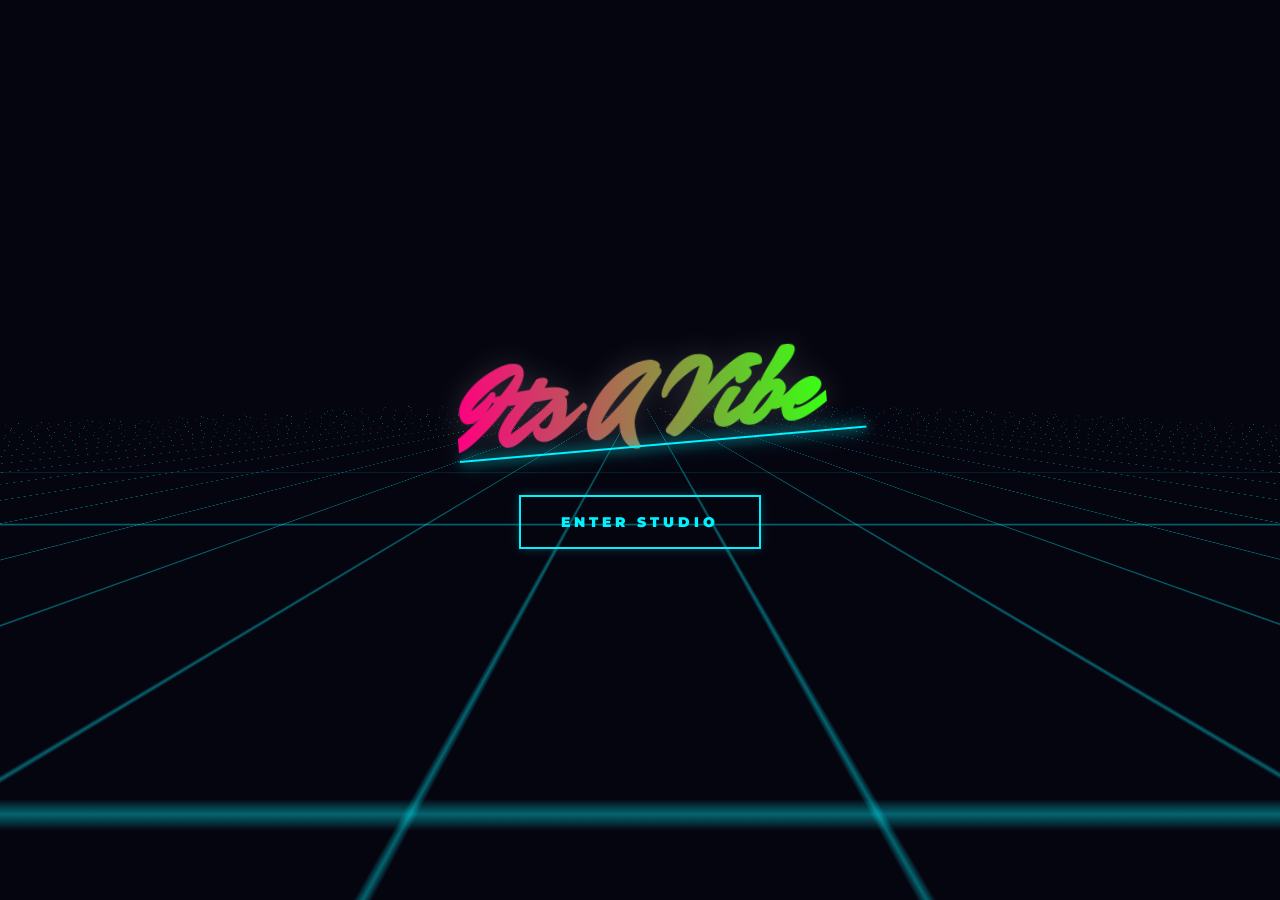
<file: index.html>
<!DOCTYPE html>
<html lang="en">
<head>
  <meta charset="UTF-8" />
  <meta name="viewport" content="width=device-width, initial-scale=1.0" />
  <title>JordanB.Studio</title>
  
  <link href="https://fonts.googleapis.com/css2?family=Mr+Dafoe&family=Montserrat:wght@700;900&display=swap" rel="stylesheet">
  <link rel="stylesheet" href="css/landing.css">
</head>
<body>

  <div class="bg-lines"></div>

  <div class="landing-container">
    <div class="vibe-wrapper">
      <h1 class="vibe-text">Its a vibe</h1>
      <div class="neon-line"></div>
    </div>
    
    <a href="home.html" class="enter-btn">Enter Studio</a>
  </div>

</body>
</html>
</file>
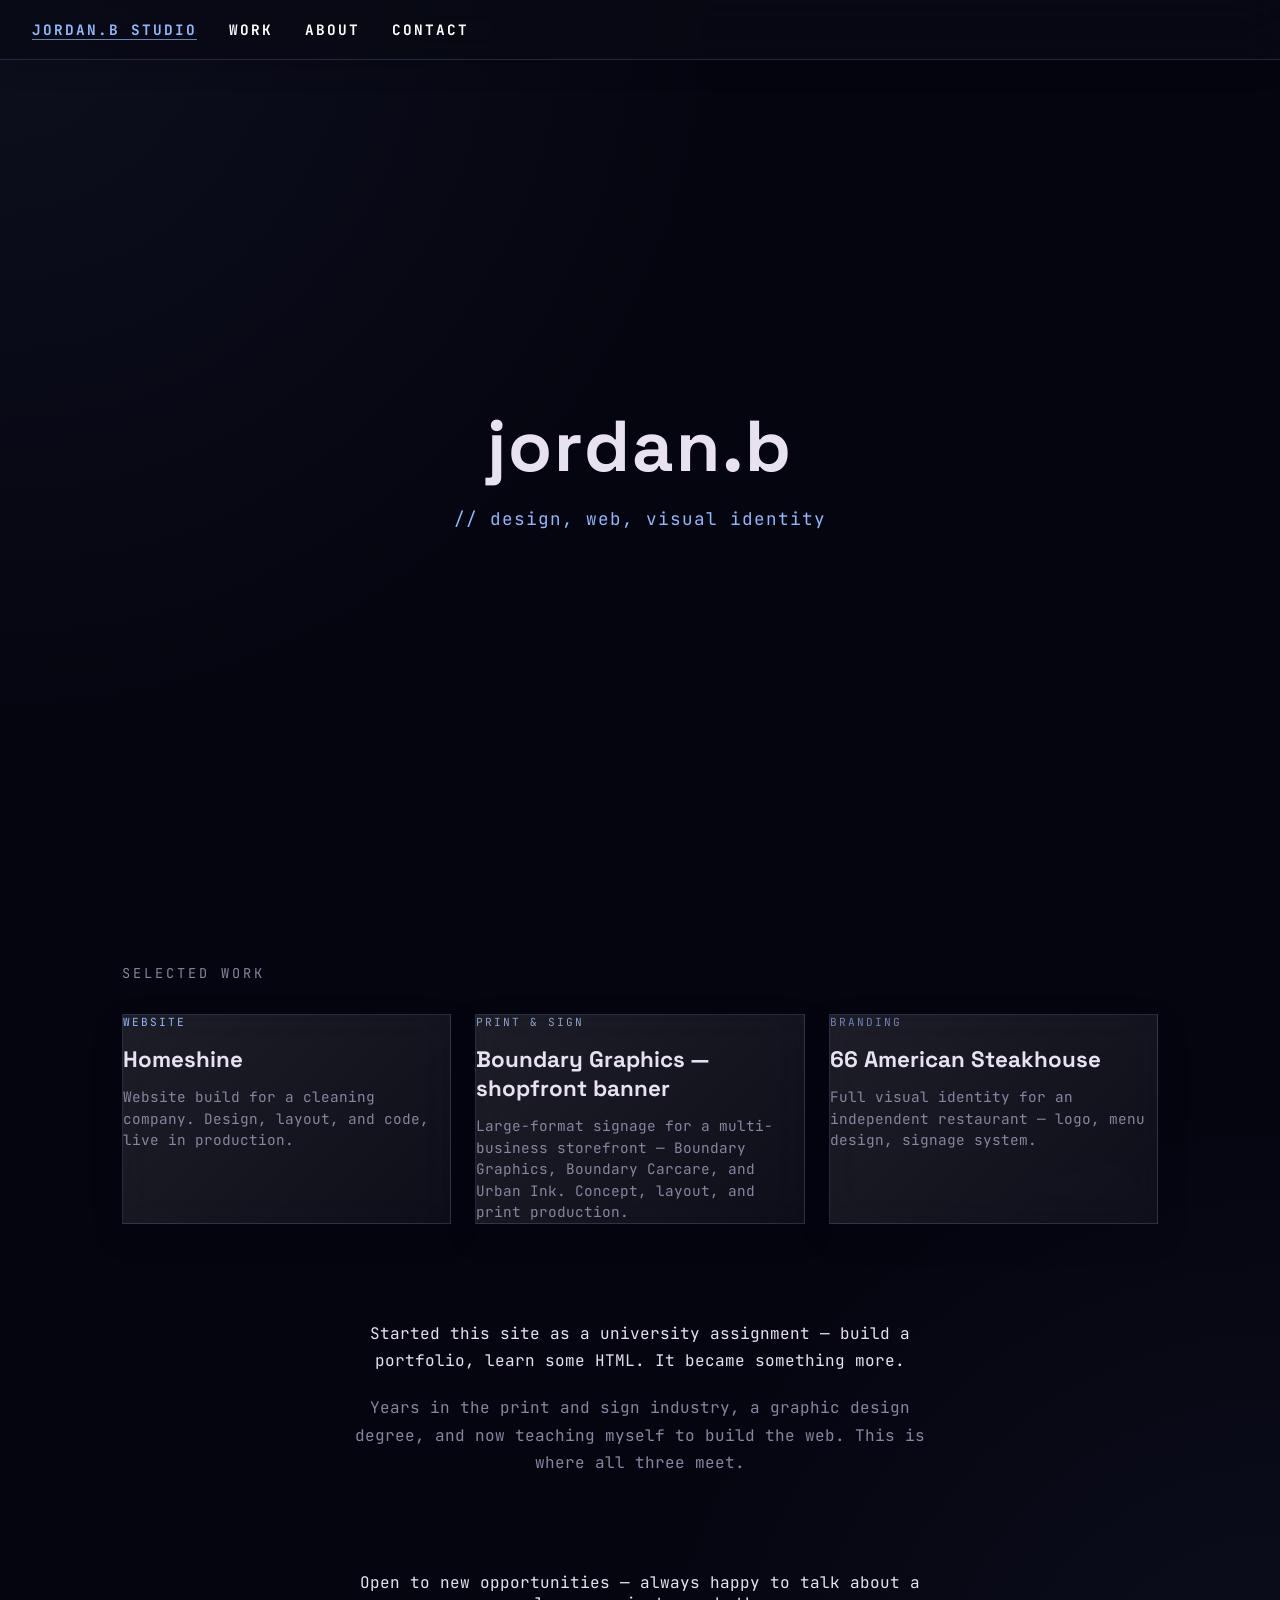
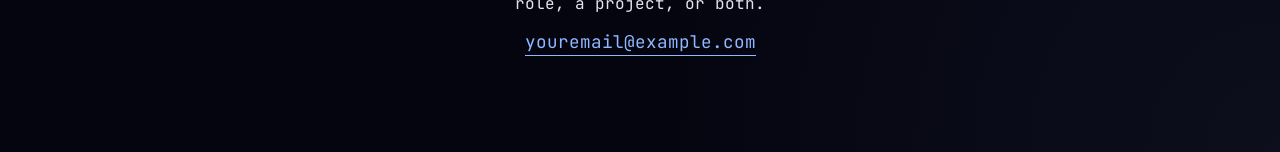
<file: home.html>
<!DOCTYPE html>
<html lang="en">
<head>
  <meta charset="UTF-8" />
  <meta name="viewport" content="width=device-width, initial-scale=1.0" />
  <title>jordan.b</title>
 
  <link rel="stylesheet" href="css/style.css">
 
</head>
 
<body>
 
    <nav class="navbar">
  <!-- Left Side: Navigation Links -->
  <div class="nav-links">
    <a href="home.html" class="nav-item active">jordan.b studio</a>
    <a href="work.html" class="nav-item">Work</a>
    <a href="about.html" class="nav-item">About</a>
    <a href="contact.html" class="nav-item">Contact</a>
  </div>
 
  <!-- Right Side: Future Game / Scoreboard Slot -->
 
</nav>
 
  <main id="hero">
 
    <div id="code-layer"></div>
 
    <div class="hero-content">
      <h1 class="heading">jordan.b</h1>
      <h2 class="subheading">// design, web, visual identity</h2>
    </div>
 

    
  </main>
 
  <div class="projects">
    <div class="projects-label">selected work</div>
    <div class="card-grid">
 
      <a href="work.html#homeshine" class="card web">
        <div class="card-category">website</div>
        <h3 class="card-title">Homeshine</h3>
        <p class="card-desc">Website build for a cleaning company. Design, layout, and code, live in production.</p>
      </a>
 
      <a href="work.html#boundary-graphics" class="card print">
        <div class="card-category">print &amp; sign</div>
        <h3 class="card-title">Boundary Graphics — shopfront banner</h3>
        <p class="card-desc">Large-format signage for a multi-business storefront — Boundary Graphics, Boundary Carcare, and Urban Ink. Concept, layout, and print production.</p>
      </a>
 
      <a href="work.html#restaurant-branding" class="card branding">
        <div class="card-category">branding</div>
        <h3 class="card-title">66 American Steakhouse</h3>
        <p class="card-desc">Full visual identity for an independent restaurant — logo, menu design, signage system.</p>
      </a>
 
    </div>
  </div>
 
  <div class="about-teaser">
    <p>Started this site as a university assignment — build a portfolio, learn some HTML. It became something more.</p>
    <p>Years in the print and sign industry, a graphic design degree, and now teaching myself to build the web. This is where all three meet.</p>
  </div>
 
  <div class="contact-teaser">
    <p class="contact-line">Open to new opportunities — always happy to talk about a role, a project, or both.</p>
    <a href="mailto:youremail@example.com" class="contact-email">youremail@example.com</a>
  </div>
 
</body>
</html>
</file>
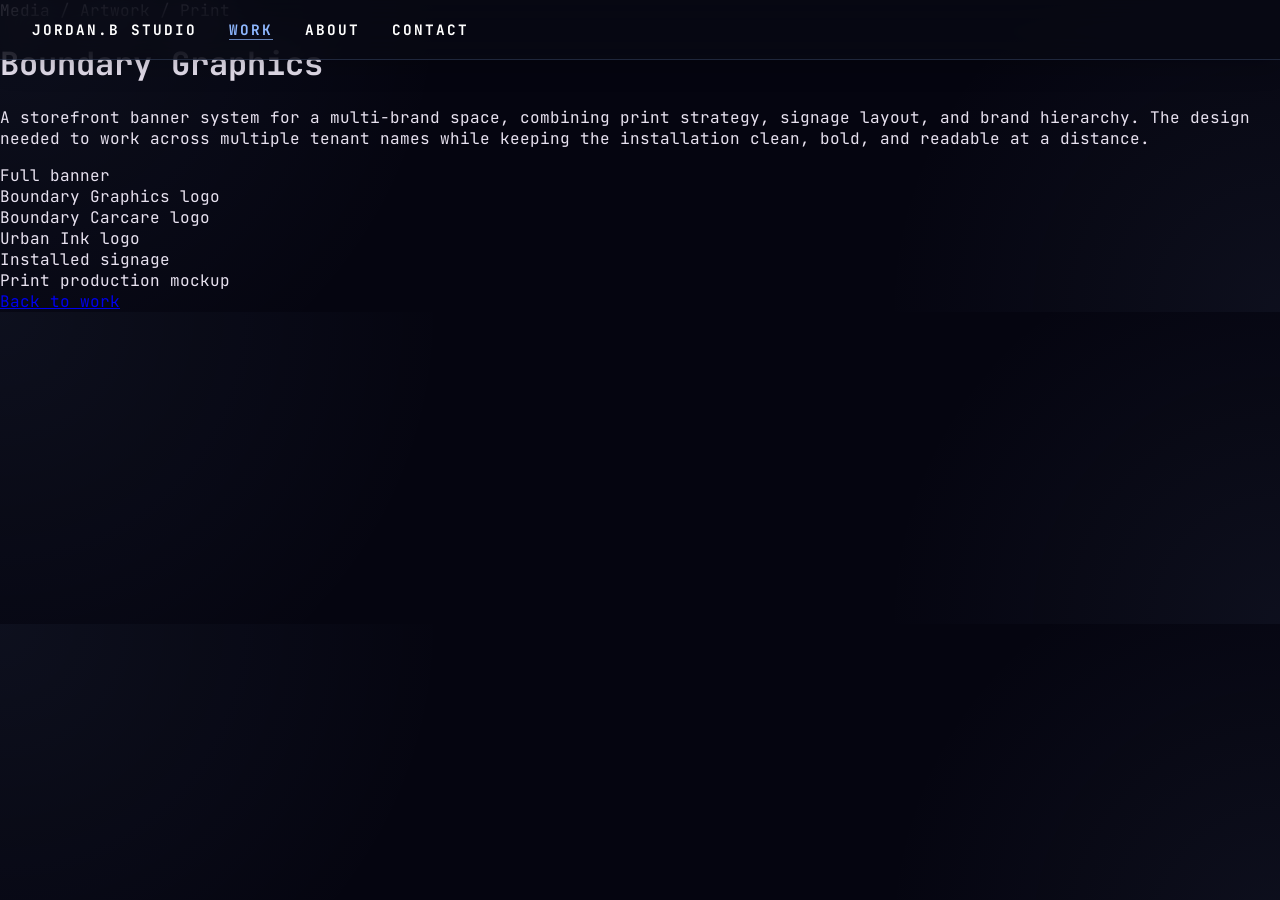
<file: projects/boundary-graphics.html>
<!DOCTYPE html>
<html lang="en">
<head>
  <meta charset="UTF-8" />
  <meta name="viewport" content="width=device-width, initial-scale=1.0" />
  <title>Boundary Graphics | jordan.b studio</title>
  <link rel="stylesheet" href="../css/style.css" />
</head>
<body>
  <nav class="navbar" aria-label="Main navigation">
    <div class="nav-links">
      <a href="../home.html" class="nav-item">Jordan.b studio</a>
      <a href="../work.html" class="nav-item active">Work</a>
      <a href="../about.html" class="nav-item">About</a>
      <a href="../contact.html" class="nav-item">Contact</a>
    </div>
  </nav>

  <main class="project-page">
    <header class="project-header">
      <div class="project-kicker">Media / Artwork / Print</div>
      <h1>Boundary Graphics</h1>
      <p class="project-summary">
        A storefront banner system for a multi-brand space, combining print strategy, signage layout, and brand hierarchy.
        The design needed to work across multiple tenant names while keeping the installation clean, bold, and readable at a distance.
      </p>
    </header>

    <section class="project-gallery" aria-label="Boundary Graphics project gallery">
      <div class="project-panel">Full banner</div>
      <div class="project-panel">Boundary Graphics logo</div>
      <div class="project-panel">Boundary Carcare logo</div>
      <div class="project-panel">Urban Ink logo</div>
      <div class="project-panel">Installed signage</div>
      <div class="project-panel">Print production mockup</div>
    </section>

    <a href="../work.html" class="project-back">Back to work</a>
  </main>
</body>
</html>
</file>
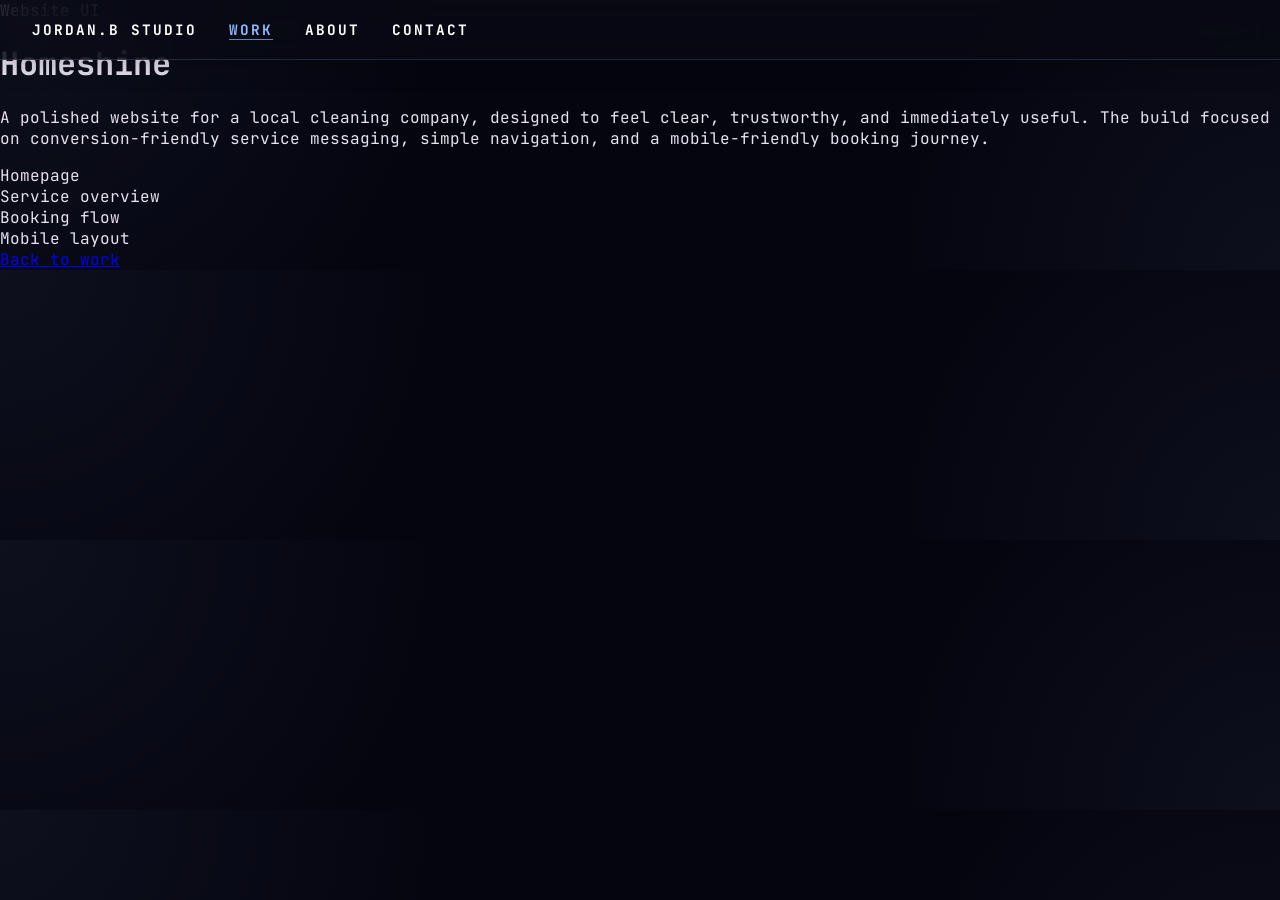
<file: projects/homeshine.html>
<!DOCTYPE html>
<html lang="en">
<head>
  <meta charset="UTF-8" />
  <meta name="viewport" content="width=device-width, initial-scale=1.0" />
  <title>Homeshine | jordan.b studio</title>
  <link rel="stylesheet" href="../css/style.css" />
</head>
<body>
  <nav class="navbar" aria-label="Main navigation">
    <div class="nav-links">
      <a href="../home.html" class="nav-item">Jordan.b studio</a>
      <a href="../work.html" class="nav-item active">Work</a>
      <a href="../about.html" class="nav-item">About</a>
      <a href="../contact.html" class="nav-item">Contact</a>
    </div>
  </nav>

  <main class="project-page">
    <header class="project-header">
      <div class="project-kicker">Website UI</div>
      <h1>Homeshine</h1>
      <p class="project-summary">
        A polished website for a local cleaning company, designed to feel clear, trustworthy, and immediately useful.
        The build focused on conversion-friendly service messaging, simple navigation, and a mobile-friendly booking journey.
      </p>
    </header>

    <section class="project-gallery" aria-label="Homeshine project gallery">
      <div class="project-panel">Homepage</div>
      <div class="project-panel">Service overview</div>
      <div class="project-panel">Booking flow</div>
      <div class="project-panel">Mobile layout</div>
    </section>

    <a href="../work.html" class="project-back">Back to work</a>
  </main>
</body>
</html>
</file>
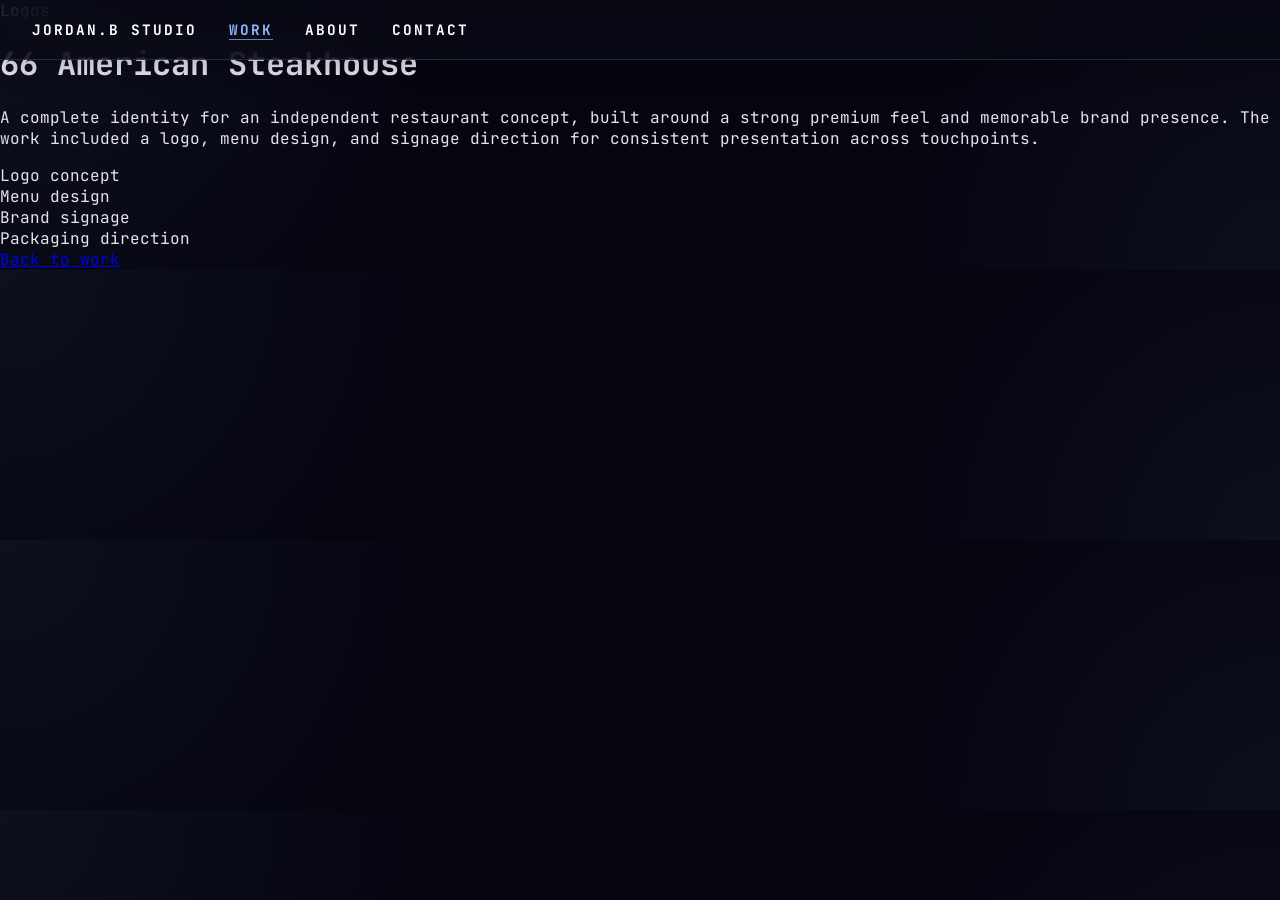
<file: projects/steakhouse.html>
<!DOCTYPE html>
<html lang="en">
<head>
  <meta charset="UTF-8" />
  <meta name="viewport" content="width=device-width, initial-scale=1.0" />
  <title>66 American Steakhouse | jordan.b studio</title>
  <link rel="stylesheet" href="../css/style.css" />
</head>
<body>
  <nav class="navbar" aria-label="Main navigation">
    <div class="nav-links">
      <a href="../home.html" class="nav-item">Jordan.b studio</a>
      <a href="../work.html" class="nav-item active">Work</a>
      <a href="../about.html" class="nav-item">About</a>
      <a href="../contact.html" class="nav-item">Contact</a>
    </div>
  </nav>

  <main class="project-page">
    <header class="project-header">
      <div class="project-kicker">Logos</div>
      <h1>66 American Steakhouse</h1>
      <p class="project-summary">
        A complete identity for an independent restaurant concept, built around a strong premium feel and memorable brand presence.
        The work included a logo, menu design, and signage direction for consistent presentation across touchpoints.
      </p>
    </header>

    <section class="project-gallery" aria-label="66 American Steakhouse project gallery">
      <div class="project-panel">Logo concept</div>
      <div class="project-panel">Menu design</div>
      <div class="project-panel">Brand signage</div>
      <div class="project-panel">Packaging direction</div>
    </section>

    <a href="../work.html" class="project-back">Back to work</a>
  </main>
</body>
</html>
</file>
<file: css/landing.css>
* {
  margin: 0;
  padding: 0;
  box-sizing: border-box;
}

body {
  background-color: #050510;
  min-height: 100vh;
  display: flex;
  justify-content: center;
  align-items: center;
  overflow: hidden;
  position: relative;
  padding: 1rem;
}

/* ==========================================================================
   YOUR EXISTING 3D GRID
   ========================================================================== */
.bg-lines {
  position: absolute;
  top: -50%;
  left: -50%;
  width: 200%;
  height: 200%;
  background-image: 
    linear-gradient(rgba(0, 243, 255, 0.4) 1px, transparent 1px),
    linear-gradient(90deg, rgba(0, 243, 255, 0.4) 1px, transparent 1px);
  background-size: 60px 60px;
  background-position: center top;
  transform: perspective(200px) rotateX(75deg);
  transform-origin: center center;
  z-index: 0;
}

/* ==========================================================================
   THE CONTENT LAYOUT
   ========================================================================== */
.landing-container {
  position: relative;
  z-index: 2; /* Keeps text above the grid */
  text-align: center;
  display: flex;
  flex-direction: column;
  align-items: center;
  gap: 3rem;
}

.vibe-wrapper {
  position: relative;
  transform: rotate(-5deg);
}

/* Smooth Color-Shifting Text */
.vibe-text {
  font-family: 'Mr Dafoe', cursive;
  font-size: 6.5rem;
  text-transform: capitalize;
  line-height: 1;
  padding-right: 10px;
  
  background: linear-gradient(270deg, #ff007f, #9d00ff, #00f3ff, #39ff14, #ff007f);
  background-size: 400% 400%;
  -webkit-background-clip: text;
  -webkit-text-fill-color: transparent;
  background-clip: text;
  color: transparent; 
  
  animation: smooth-colors 8s ease infinite;
  filter: drop-shadow(0px 0px 15px rgba(255, 255, 255, 0.15));
}

@keyframes smooth-colors {
  0% { background-position: 0% 50%; }
  50% { background-position: 100% 50%; }
  100% { background-position: 0% 50%; }
}

.neon-line {
  width: 110%;
  height: 2px;
  background: #00f3ff;
  box-shadow: 0 0 10px #00f3ff, 0 0 20px #00f3ff;
  margin-top: -10px;
  transform: skewX(-15deg);
}

/* ==========================================================================
   ENTER BUTTON
   ========================================================================== */
.enter-btn {
  font-family: 'Montserrat', sans-serif;
  font-weight: 900;
  text-transform: uppercase;
  letter-spacing: 4px;
  font-size: 0.9rem;
  color: #00f3ff;
  text-decoration: none;
  padding: 1rem 2.5rem;
  border: 2px solid #00f3ff;
  background: transparent;
  border-radius: 0;
  box-shadow: 0 0 10px rgba(0, 243, 255, 0.2);
  transition: all 0.3s ease-in-out;
}

.enter-btn:hover {
  color: #ffffff;
  border-color: #ff007f;
  background: #ff007f;
  box-shadow: 0 0 20px #ff007f, 0 0 40px rgba(255, 0, 127, 0.5);
  transform: translateY(-2px);
}

/* ==========================================================================
   MOBILE RESPONSIVENESS
   ========================================================================== */
@media (max-width: 768px) {
  .vibe-text {
    font-size: 4.5rem;
  }
  .enter-btn {
    padding: 0.8rem 2rem;
    font-size: 0.8rem;
  }
}
</file>
<file: css/style.css>
@import url('https://fonts.googleapis.com/css2?family=Space+Grotesk:wght@500;700&family=JetBrains+Mono:wght@400;500&display=swap');

:root {
  --void: #050510;
  --deep: #150826;
  --cyan: #8fb8ff;
  --magenta: #8aa0c5;
  --violet: #6c82b8;
  --ink: #e8e2f0;
  --glass: rgba(143, 184, 255, 0.09);
  --glass-strong: rgba(143, 184, 255, 0.14);
  --glass-border: rgba(143, 184, 255, 0.16);
}

* {
  box-sizing: border-box;
}

body {
  margin: 0;
  background-color: var(--void);
  background-image: radial-gradient(circle at top left, rgba(143, 184, 255, 0.06), transparent 34%),
    radial-gradient(circle at bottom right, rgba(108, 130, 184, 0.08), transparent 30%);
  color: var(--ink);
  font-family: 'JetBrains Mono', monospace;
}

/* ==========================================================================
   GLOBAL NAVIGATION BAR
   ========================================================================== */
.navbar {
  position: fixed;
  top: 0;
  left: 0;
  width: 100%;
  height: 60px;
  background: rgba(8, 10, 20, 0.78);
  backdrop-filter: blur(20px);
  -webkit-backdrop-filter: blur(20px);
  border-bottom: 1px solid rgba(143, 184, 255, 0.18);
  box-shadow: 0 8px 24px rgba(0, 0, 0, 0.2);
  display: flex;
  justify-content: space-between;
  align-items: center;
  padding: 0 2rem;
  z-index: 100;
}

.nav-links {
  display: flex;
  gap: 2rem;
}

.nav-item {
  color: #ffffff;
  text-decoration: none;
  font-size: 0.9rem;
  text-transform: uppercase;
  letter-spacing: 2px;
  font-weight: bold;
  transition: color 0.2s ease;
}

.nav-item:hover {
  color: var(--cyan);
}

.nav-item.active {
  color: var(--cyan);
  border-bottom: 1px solid rgba(143, 184, 255, 0.7);
}

.nav-game-slot {
  font-size: 0.85rem;
  letter-spacing: 1px;
  color: #666688;
}

/* ==========================================================================
   HERO — home page only. Scoped to #hero so other pages scroll normally.
   ========================================================================== */
#hero {
  position: relative;
  min-height: 100vh;
  padding: 1rem;
  padding-top: 60px;
  display: flex;
  justify-content: center;
  align-items: center;
  overflow: hidden;
}

#code-layer {
  position: absolute;
  inset: 0;
  overflow: hidden;
  pointer-events: none;
}

#hexfield {
  position: absolute;
  inset: 0;
  z-index: 1;
}

.hero-content {
  position: relative;
  z-index: 2;
  text-align: center;
  max-width: 600px;
  padding: 20px;
}

.heading {
  font-family: 'Space Grotesk', sans-serif;
  font-weight: 700;
  font-size: clamp(2.5rem, 8vw, 4.5rem);
  letter-spacing: 2px;
  margin: 0;
  color: var(--ink);
}

.subheading {
  font-family: 'JetBrains Mono', monospace;
  font-size: 1.1rem;
  letter-spacing: 1px;
  margin-top: 15px;
  color: var(--cyan);
  font-weight: 400;
}

/* ==========================================================================
   PROJECTS — selected work section, homepage
   ========================================================================== */
.projects {
  max-width: 1100px;
  margin: 0 auto;
  padding: 4rem 2rem;
}

.projects-label {
  font-size: 0.85rem;
  letter-spacing: 3px;
  color: #8a84a0;
  text-transform: uppercase;
  margin-bottom: 2rem;
}

.card-grid {
  display: grid;
  grid-template-columns: repeat(3, 1fr);
  gap: 1.5rem;
}

.card {
  position: relative;
  height: 100%;
  display: flex;
  flex-direction: column;
  background: linear-gradient(135deg, rgba(255, 255, 255, 0.1), rgba(255, 255, 255, 0.04));
  backdrop-filter: blur(18px);
  -webkit-backdrop-filter: blur(18px);
  border: 1px solid var(--glass-border);
  border-radius: 0;
  padding: 0;
  text-decoration: none;
  box-shadow: 0 12px 30px rgba(0, 0, 0, 0.16);
  transition: transform 0.25s ease, border-color 0.25s ease, box-shadow 0.25s ease;
}

.card-category {
  font-size: 0.7rem;
  letter-spacing: 2px;
  text-transform: uppercase;
  color: var(--cyan);
  margin-bottom: 1rem;
}

.card.print .card-category {
  color: var(--magenta);
}

.card.branding .card-category {
  color: var(--violet);
}

.card-title {
  font-family: 'Space Grotesk', sans-serif;
  font-weight: 700;
  font-size: 1.4rem;
  color: var(--ink);
  margin: 0 0 0.75rem;
}

.card-desc {
  font-size: 0.9rem;
  line-height: 1.5;
  color: #8a84a0;
  margin: 0 0 auto;
}

.card:hover {
  transform: translateY(-4px);
  border-color: var(--cyan);
  box-shadow: 0 0 24px rgba(143, 184, 255, 0.16);
}

.card.print:hover {
  border-color: var(--magenta);
  box-shadow: 0 0 24px rgba(138, 160, 197, 0.16);
}

.card.branding:hover {
  border-color: var(--violet);
  box-shadow: 0 0 24px rgba(108, 130, 184, 0.16);
}

@media (max-width: 800px) {
  .card-grid {
    grid-template-columns: 1fr;
  }
}

/* ==========================================================================
   ABOUT TEASER — homepage
   ========================================================================== */
.about-teaser {
  max-width: 640px;
  margin: 0 auto;
  padding: 2rem 2rem 4rem;
  text-align: center;
}

.about-teaser p {
  font-size: 1rem;
  line-height: 1.7;
  color: var(--ink);
  margin: 0 0 1.25rem;
}

.about-teaser p:last-child {
  margin-bottom: 0;
  color: #8a84a0;
}

/* ==========================================================================
   CONTACT TEASER — homepage
   ========================================================================== */
.contact-teaser {
  max-width: 640px;
  margin: 0 auto;
  padding: 2rem 2rem 6rem;
  text-align: center;
}

.contact-line {
  font-size: 1rem;
  color: var(--ink);
  margin: 0 0 1rem;
}

.contact-email {
  display: inline-block;
  font-family: 'JetBrains Mono', monospace;
  font-size: 1.1rem;
  color: var(--cyan);
  text-decoration: none;
  border-bottom: 1px solid var(--cyan);
  padding-bottom: 2px;
  transition: color 0.2s ease, border-color 0.2s ease;
}

.contact-email:hover {
  color: var(--magenta);
  border-color: var(--magenta);
}
</file>
